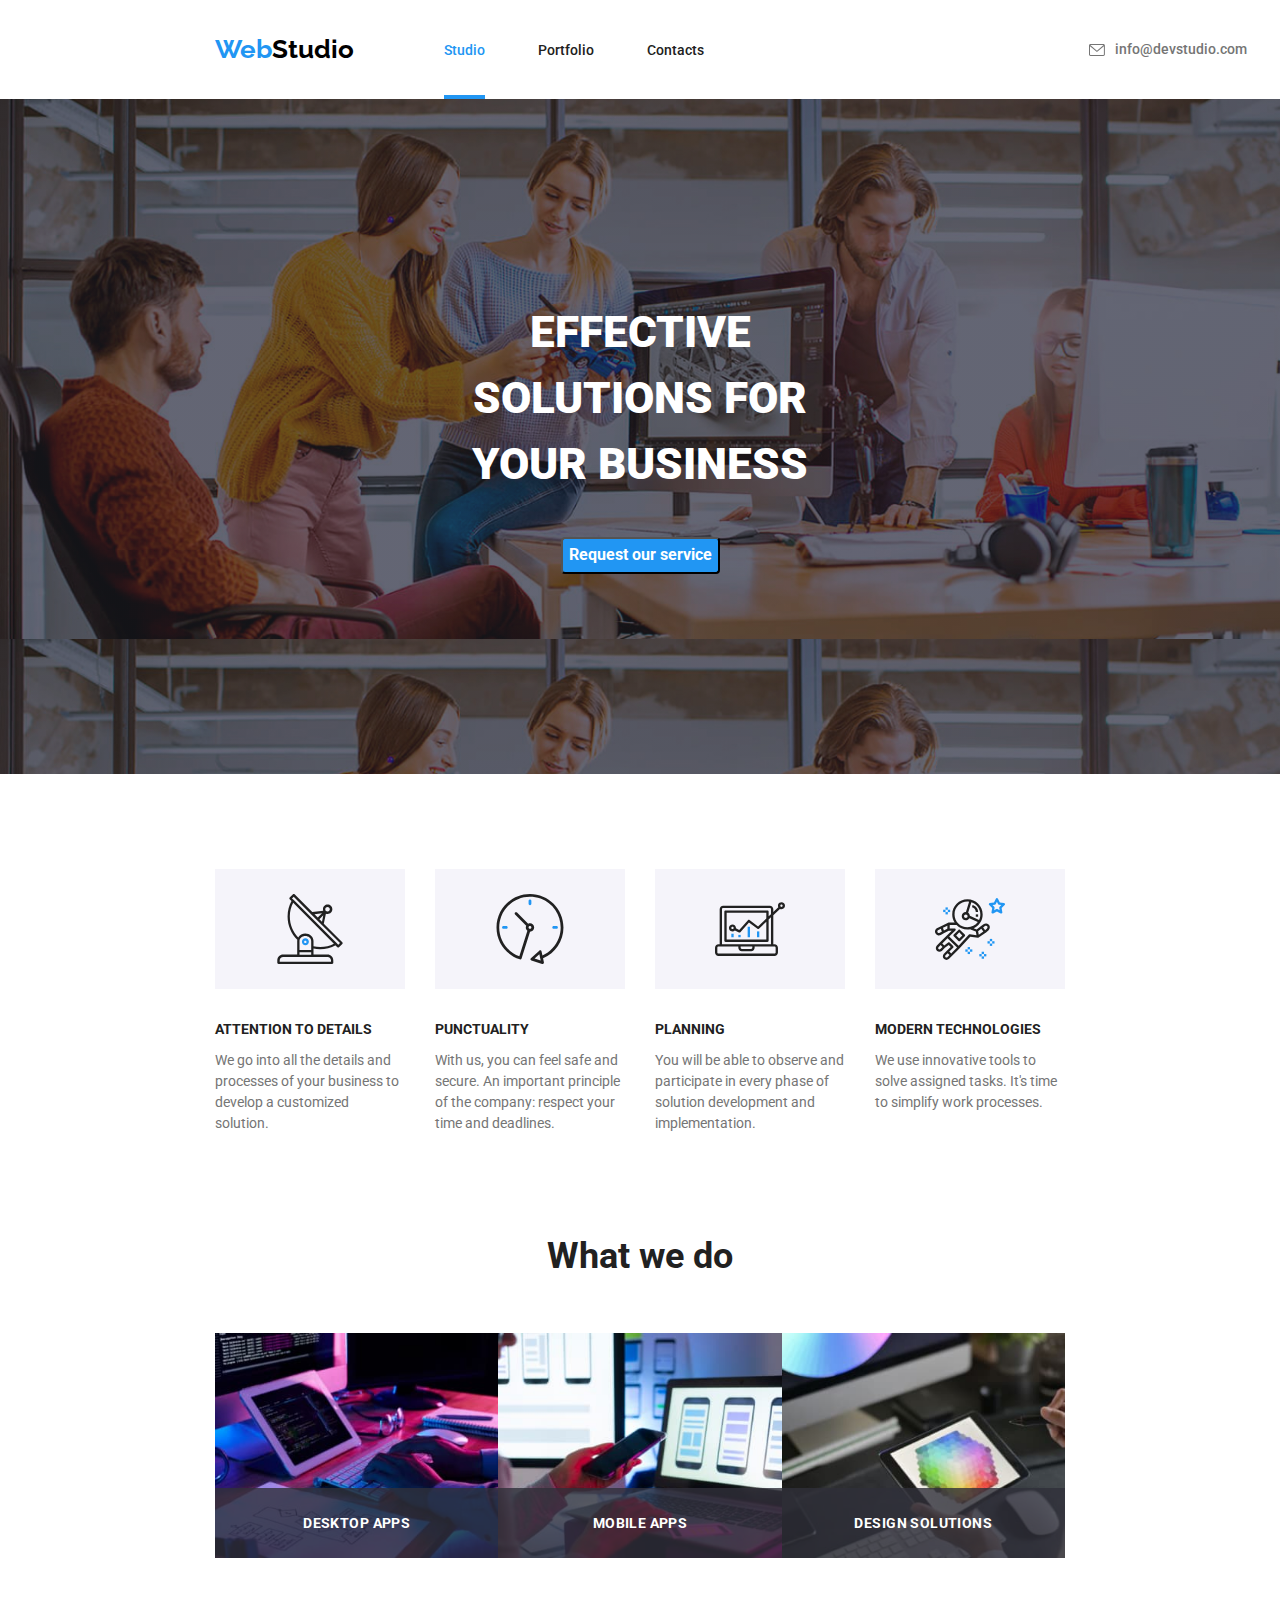
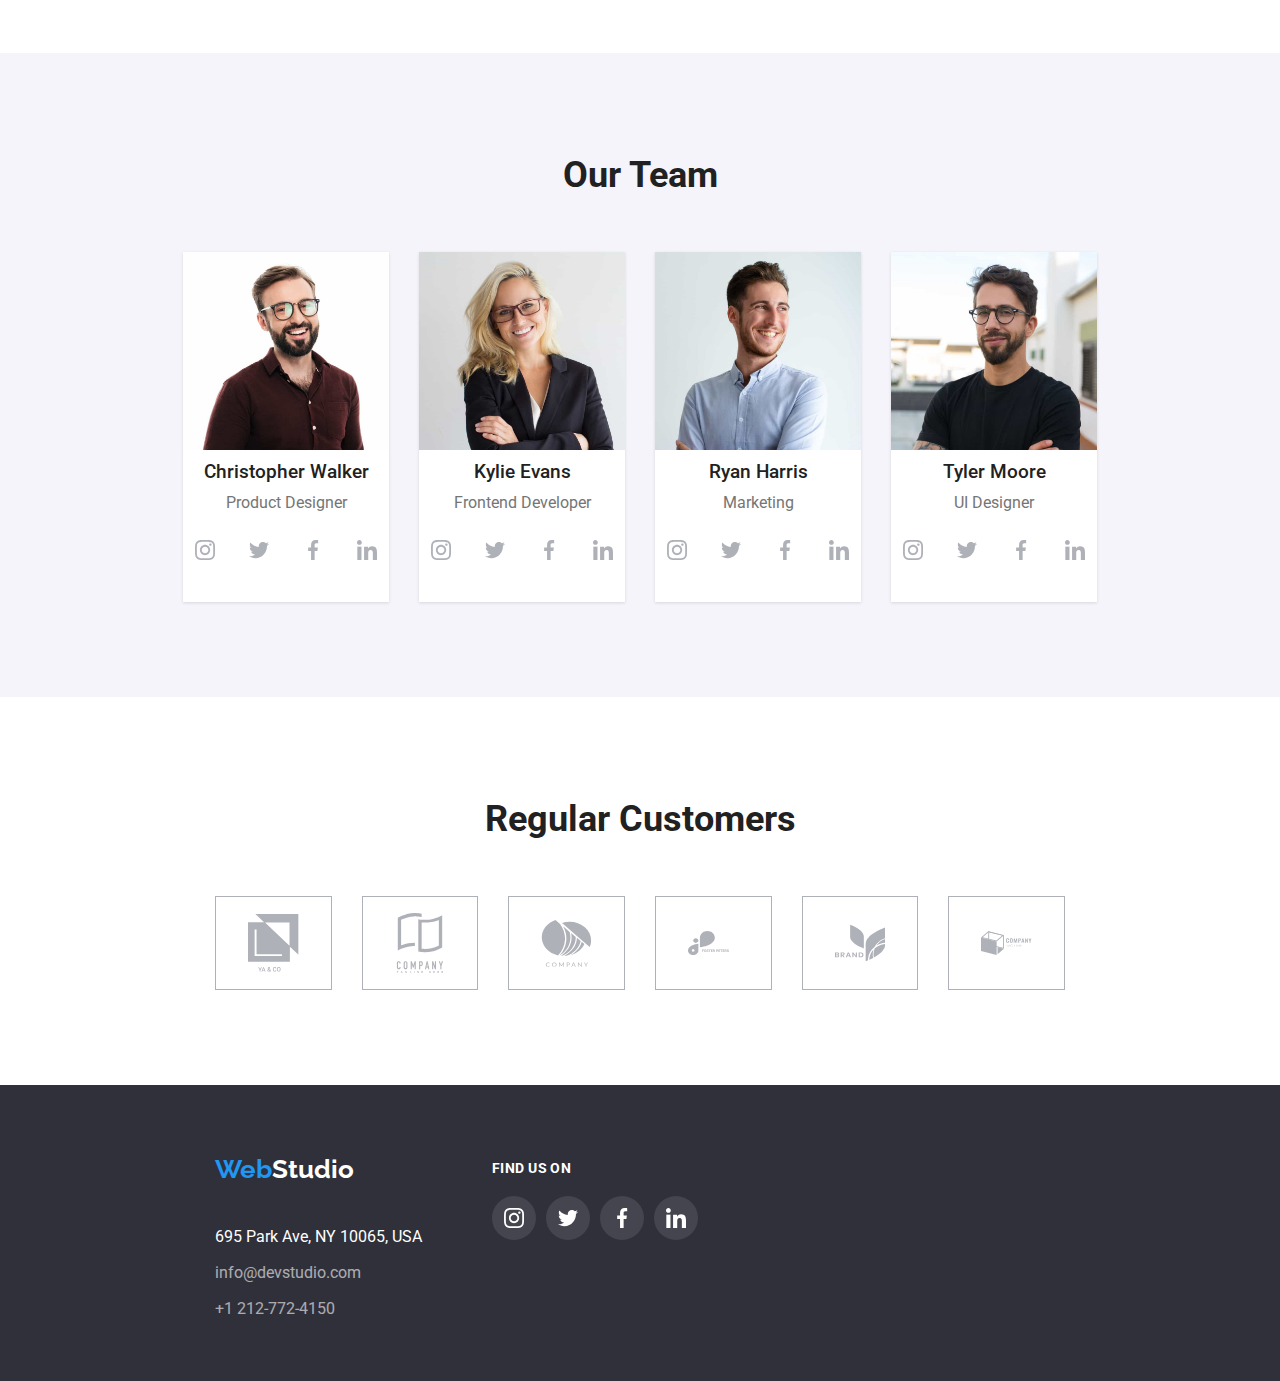
<file: index.html>
<!DOCTYPE html>
<html lang="en">
<head>
  <meta charset="UTF-8">
  <meta name="viewport" content="width=device-width, initial-scale=1.0">
  <title>Web Studio</title>
  <link rel="preconnect" href="https://fonts.googleapis.com">
  <link rel="preconnect" href="https://fonts.gstatic.com" crossorigin>
  <link href="https://fonts.googleapis.com/css2?family=Raleway:wght@700&family=Roboto:wght@400;500;700;900&display=swap" rel="stylesheet">
  <link rel="stylesheet" href="https://cdnjs.cloudflare.com/ajax/libs/modern-normalize/1.0.0/modern-normalize.min.css">
  <link rel="stylesheet" href="css/reset.css" />
  <link rel="stylesheet" href="css/styles.css">
</head>
<body>

  <header class="global-header">
    <div class="nav-container">
    <a href="index.html" class="logo"><span class="blue-title">Web</span><span class="black-title">Studio</span></a>
    <nav class="main-navigation">
      <ul>
        <li><a href="index.html" class="navigation current">Studio</a></li>
        <li><a href="portfolio.html" class="navigation">Portfolio</a></li>
        <li><a href="contacts.html" class="navigation">Contacts</a></li>
      </ul>
    </nav>
    <div class="contact-container">
    <ul>
      <li>
        <div class="mail-link">
        <a href="mailto:info@devstudio.com" class="address"><svg width="16px" height="12px">
          <use
            href="./icons.svg#icon-mail">
        </svg>
        info@devstudio.com</a></div></li>
      <li>
        <div class="mail-link">
        <a href="tel:+1212-772-4150" class="address"><svg width="10px" height="16px">
          <use
            href="./icons.svg#icon-smartphone">
        </svg>
    +1 212-772-4150</a></div></li>
    </ul>
    </div>
    </div>
  </header>

  <main>
    <div class="main-effective-sol">
    <h1 class="main-title">EFFECTIVE SOLUTIONS FOR<br> YOUR BUSINESS</h1>
    <button data-modal-open type="button" class="request-button">Request our service</button>
    </div>
    
    <div class="main-description">
      <ul class="main-list">
        <li class="description-list">
          <div class="advantages-icon"><svg width="70px" height="70px">
            <use href="./icons.svg#icon-antenna">
          </svg></div>
          <h4 class="h4-roboto">ATTENTION TO DETAILS</h4>
          <p class="paragraph-roboto">We go into all the details and processes of your business to develop a customized solution.</p>
        </li>
        <li class="description-list">
          <div class="advantages-icon"><svg width="70px" height="70px">
            <use href="./icons.svg#icon-clock">
          </svg></div>
          <h4 class="h4-roboto">PUNCTUALITY</h4>
          <p class="paragraph-roboto">With us, you can feel safe and secure. An important principle of the company: respect your time and deadlines.</p>
        </li>
        <li class="description-list">
          <div class="advantages-icon"><svg width="70px" height="70px">
            <use href="./icons.svg#icon-diagram">
          </svg></div>
          <h4 class="h4-roboto">PLANNING</h4>
          <p class="paragraph-roboto">You will be able to observe and participate in every phase of solution development and implementation.</p>
        </li>
        <li class="description-list">
          <div class="advantages-icon"><svg width="70px" height="70px">
            <use href="./icons.svg#icon-astronaut">
          </svg></div>
          <h4 class="h4-roboto">MODERN TECHNOLOGIES</h4>
          <p class="paragraph-roboto">We use innovative tools to solve assigned tasks. It's time to simplify work processes.</p>
        </li>
      </ul>
    </div>

    <section class="section services-section">
      <h2 class="h2-title">What we do</h2>
      <div class="services-list">
      <ul>
        <li><img src="./images/writing-on-keyboard.jpg" alt="Writing cod" width="370">
          <div class="service-name">DESKTOP APPS</div></li>
        <li><img src="./images/looking-at-phone.jpg" alt="Looking at phone" width="370">
          <div class="service-name">MOBILE APPS</div></li>
        <li><img src="./images/design-tablet.jpg" alt="Design tablet" width="370">
          <div class="service-name">DESIGN SOLUTIONS</div></li>
      </ul>
      </div>
    </section>

    <section class="section our-team-section">
      <h2 class="h2-title">Our Team</h2>
      <div class="staff">
      <ul>
        <li>
          <img src="./images/Christopher-Walker.jpg" alt="Christopher Walker" width="270">
          <h3 class="staff-names">Christopher Walker</h3>
          <p class="job-name">Product Designer</p>
          <ul class="staff-social-media">
            <li><a class="staff-link-social"><svg class="social-media-icon"><use href="./icons.svg#icon-instagram"></svg></a></li>
            <li><a class="staff-link-social"><svg class="social-media-icon"><use href="./icons.svg#icon-twitter"></svg></a></li>
            <li><a class="staff-link-social"><svg class="social-media-icon"><use href="./icons.svg#icon-facebook"></svg></a></li>
            <li><a class="staff-link-social"><svg class="social-media-icon"><use href="./icons.svg#icon-linkedin"></svg></a></li>
          </ul>
        </li>
        <li>
          <img src="./images/Kylie-Evans.jpg" alt="Kylie Evans" width="270">
          <h3 class="staff-names">Kylie Evans</h3>
          <p class="job-name">Frontend Developer</p>
          <ul class="staff-social-media">
            <li><svg class="social-media-icon"><use href="./icons.svg#icon-instagram"></svg></li>
            <li><svg class="social-media-icon"><use href="./icons.svg#icon-twitter"></svg></li>
            <li><svg class="social-media-icon"><use href="./icons.svg#icon-facebook"></svg></li>
            <li><svg class="social-media-icon"><use href="./icons.svg#icon-linkedin"></svg></li>
          </ul>
        </li>
        <li>
          <img src="./images/Ryan-Harris.jpg" alt="Ryan Harris" width="270">
          <h3 class="staff-names">Ryan Harris</h3>
          <p class="job-name">Marketing</p>
          <ul class="staff-social-media">
            <li><svg class="social-media-icon"><use href="./icons.svg#icon-instagram"></svg></li>
            <li><svg class="social-media-icon"><use href="./icons.svg#icon-twitter"></svg></li>
            <li><svg class="social-media-icon"><use href="./icons.svg#icon-facebook"></svg></li>
            <li><svg class="social-media-icon"><use href="./icons.svg#icon-linkedin"></svg></li>
          </ul>
        </li>
        <li>
          <img src="./images/Tyler-Moore.jpg" alt="Tyler Moore" width="270">
          <h3 class="staff-names">Tyler Moore</h3>
          <p class="job-name">UI Designer</p>
          <ul class="staff-social-media">
            <li><svg class="social-media-icon"><use href="./icons.svg#icon-instagram"></svg></li>
            <li><svg class="social-media-icon"><use href="./icons.svg#icon-twitter"></svg></li>
            <li><svg class="social-media-icon"><use href="./icons.svg#icon-facebook"></svg></li>
            <li><svg class="social-media-icon"><use href="./icons.svg#icon-linkedin"></svg></li>
          </ul>
        </li>
      </ul></div>
    </section>

    <section class="section customers-section">
      <h2 class="h2-title">Regular Customers</h2>
      <div class="regular-customers">
      <ul>
        <li>
          <svg width="106px" height="60px" class="regular-customer-icon"><use href="./icons.svg#icon-client1"></svg>
        </li>
        <li>
          <svg width="106px" height="60px" class="regular-customer-icon"><use href="./icons.svg#icon-client2"></svg>
        </li>
        <li>
          <svg width="106px" height="60px" class="regular-customer-icon"><use href="./icons.svg#icon-client3"></svg>
        </li>
        <li>
          <svg width="106px" height="60px" class="regular-customer-icon"><use href="./icons.svg#icon-client4"></svg>
        </li>
        <li>
          <svg width="106px" height="60px" class="regular-customer-icon"><use href="./icons.svg#icon-client5"></svg>
        </li>
        <li>
          <svg width="106px" height="60px" class="regular-customer-icon"><use href="./icons.svg#icon-client6"></svg>
        </li>
      </ul>
    </div>
    </section>
  </main>

  <footer>
    <div class="footer-contacts">
    <div class="footer-logo">
    <a href="index.html"><span class="blue-title">Web</span><span class="white-title">Studio</span></a></div>
    <div class="footer-links">
    <address>
      <ul>
        <li><p class="office-address">695 Park Ave, NY 10065, USA</p></li>
        <li><a href="mailto:info@devstudio.com" class="footer-address">info@devstudio.com</a></li>
        <li><a href="tel:+1212-772-4150" class="footer-address">+1 212-772-4150</a></li>
      </ul>
    </address>
    </div>
    </div>
    <div class="footer-social-icons">
      <p>FIND US ON</p>
      <ul class="footer-social-media">
        <li><svg class="social-media-footer"><use href="./icons.svg#icon-instagram"></svg></li>
        <li><svg class="social-media-footer"><use href="./icons.svg#icon-twitter"></svg></li>
        <li><svg class="social-media-footer"><use href="./icons.svg#icon-facebook"></svg></li>
        <li><svg class="social-media-footer"><use href="./icons.svg#icon-linkedin"></svg></li>
      </ul>
    </div>
  </footer>
  <!-- Request Service Modal -->
  <div class="modal is-hidden" data-modal>
    <div class="modal-content">
      <button class="close-btn" data-modal-close>&times;</button>
    </div>
  </div>
  <script src="./js/modal.js"></script>
</body>
</html>
</file>
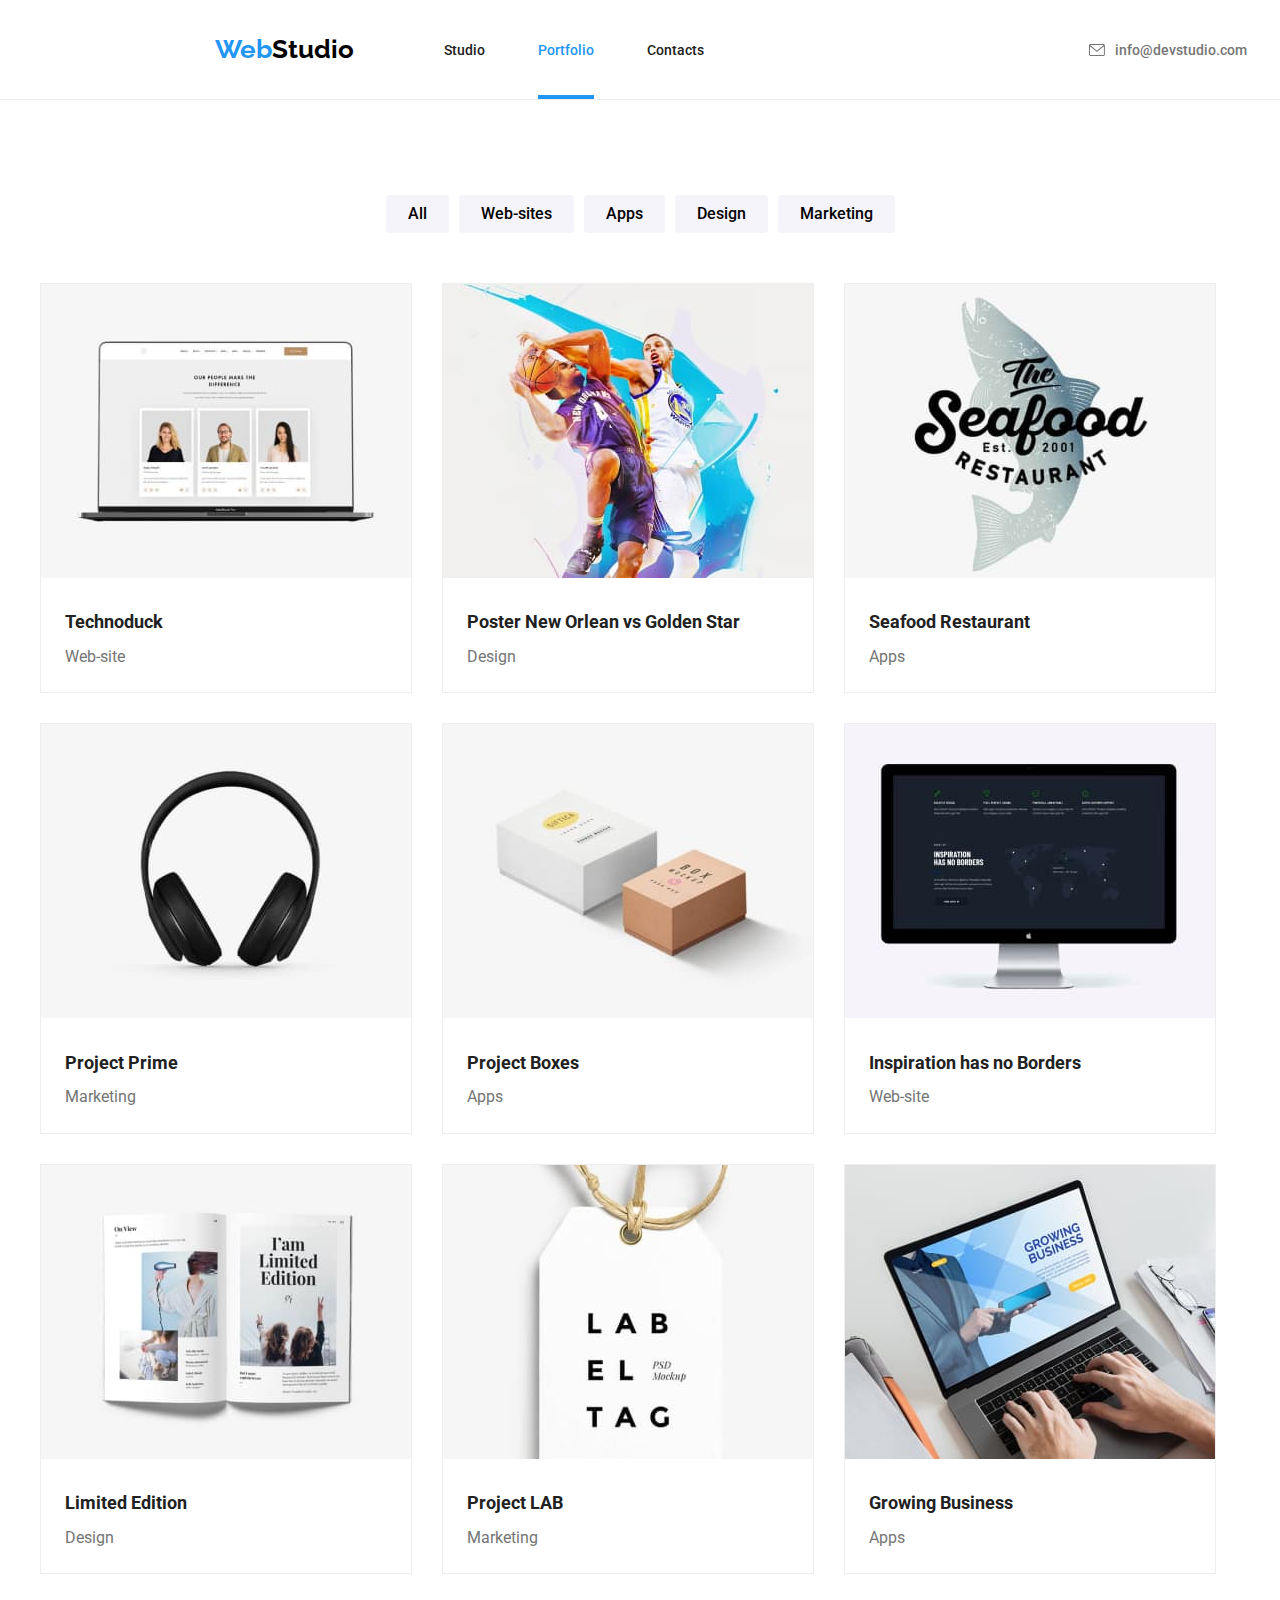
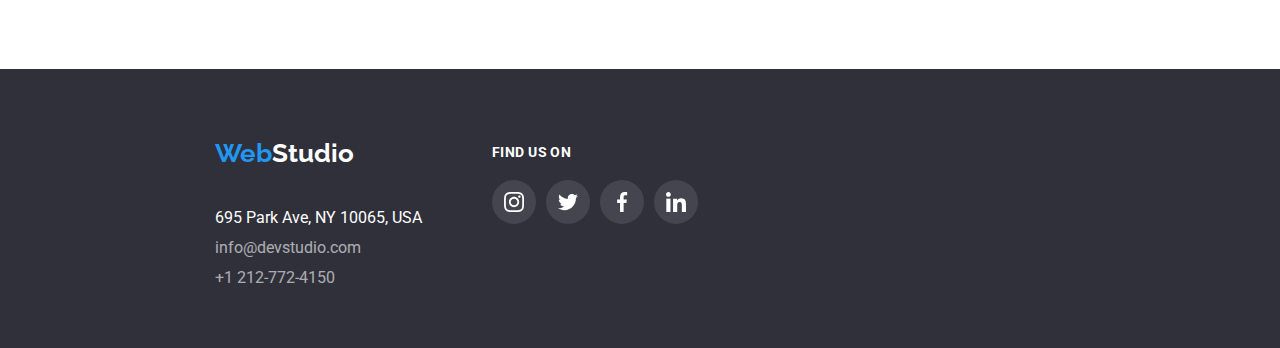
<file: portfolio.html>
<!DOCTYPE html>
<html lang="en">
<head>
  <meta charset="UTF-8">
  <meta name="viewport" content="width=device-width, initial-scale=1.0">
  <title>Portfolio</title>
  <link rel="preconnect" href="https://fonts.googleapis.com">
  <link rel="preconnect" href="https://fonts.gstatic.com" crossorigin>
  <link href="https://fonts.googleapis.com/css2?family=Raleway:wght@700&family=Roboto:wght@400;500;700;900&display=swap" rel="stylesheet">
  <link rel="stylesheet" href="https://cdnjs.cloudflare.com/ajax/libs/modern-normalize/1.0.0/modern-normalize.min.css">
  <link rel="stylesheet" href="./css/styles.css">
</head>
<body>
  <header class="global-header global-header-portfolio">
    <div class="nav-container">
    <a href="index.html" class="logo"><span class="blue-title">Web</span><span class="black-title">Studio</span></a>
    <nav class="main-navigation">
      <ul>
        <li><a href="index.html" class="navigation">Studio</a></li>
        <li><a href="portfolio.html" class="navigation current">Portfolio</a></li>
        <li><a href="contacts.html" class="navigation">Contacts</a></li>
      </ul>
    </nav>
    <div class="contact-container">
      <ul>
        <li>
          <div class="mail-link">
          <a href="mailto:info@devstudio.com" class="address"><svg width="16px" height="12px">
            <use
              href="./icons.svg#icon-mail">
          </svg>
          info@devstudio.com</a></div></li>
        <li>
          <div class="mail-link">
          <a href="tel:+1212-772-4150" class="address"><svg width="10px" height="16px">
            <use
              href="./icons.svg#icon-smartphone">
          </svg>
      +1 212-772-4150</a></div></li>
      </ul>
    </div>
    </div>
  </header>
  
  <main class="main-portfolio">
    <ul class="portfolio-buttons">
      <li><button type="button" class="category-button">All</button></li>
      <li><button type="button" class="category-button">Web-sites</button></li>
      <li><button type="button" class="category-button">Apps</button></li>
      <li><button type="button" class="category-button">Design</button></li>
      <li><button type="button" class="category-button">Marketing</button></li>
    </ul>

    <div class="projects-container">
      <ul class="project-list">
        <li class="project-item">
          <div class="project-overlay"><img src="./images/technoduck.jpg" alt="Laptop" width="370">
          <div class="project-description">Technoduck is a state-of-the-art coronavirus distribution platform. Companies use this platform for digital espionage and attacks on 
            competitors' secure servers.</div>
          </div>
          <div class="project-details">
          <h3 class="project-title">Technoduck</h3>
          <p class="project-type">Web-site</p>
        </div>
        
        </li>
        <li class="project-item">
          <div class="project-overlay"><img src="./images/poster.jpg" alt="New Orlean vs Golden Star" width="370"><div class="project-description"></div>
          </div>
          <div class="project-details">
          <h3 class="project-title">Poster New Orlean vs Golden Star</h3>
          <p class="project-type">Design</p> 
          </div>
        </li>
        <li class="project-item">
          <div class="project-overlay"><img src="./images/restaurant.jpg" alt="Restaurant" width="370"><div class="project-description"></div>
          </div>
          <div class="project-details">
          <h3 class="project-title">Seafood Restaurant</h3>
          <p class="project-type">Apps</p> </div>
        </li>
        <li class="project-item">
          <div class="project-overlay"><img src="./images/headphones.jpg" alt="Headphones" width="370"><div class="project-description"></div>
          </div>
          <div class="project-details">
          <h3 class="project-title">Project Prime</h3>
          <p class="project-type">Marketing</p> </div>
        </li>
        <li class="project-item">
          <div class="project-overlay"><img src="./images/boxes.jpg" alt="Boxes" width="370"><div class="project-description"></div>
          </div>
          <div class="project-details">
          <h3 class="project-title">Project Boxes</h3>
          <p class="project-type">Apps</p> </div>
        </li>
        <li class="project-item">
          <div class="project-overlay"><img src="./images/monitor.jpg" alt="Monitor" width="370"><div class="project-description"></div>
          </div>
          <div class="project-details">
          <h3 class="project-title">Inspiration has no Borders</h3>
          <p class="project-type">Web-site</p> </div>
        </li>
        <li class="project-item">
          <div class="project-overlay"><img src="./images/book.jpg" alt="Book" width="370"><div class="project-description"></div>
          </div>
          <div class="project-details">
          <h3 class="project-title">Limited Edition</h3>
          <p class="project-type">Design</p> </div>
        </li>
        <li class="project-item">
          <div class="project-overlay"><img src="./images/label.jpg" alt="Label Lab" width="370"><div class="project-description"></div>
          </div>
          <div class="project-details">
          <h3 class="project-title">Project LAB</h3>
          <p class="project-type">Marketing</p> </div>
        </li>
        <li class="project-item">
          <div class="project-overlay"><img src="./images/writing-on-Laptop.jpg" alt="Writing on Laptop" width="370"><div class="project-description"></div>
          </div>
          <div class="project-details">
          <h3 class="project-title">Growing Business</h3>
          <p class="project-type">Apps</p> </div>
        </li>
      </ul>
    </div>
  </main>

  <footer>
    <div class="footer-contacts">
    <div class="footer-logo">
    <a href="index.html"><span class="blue-title">Web</span><span class="white-title">Studio</span></a></div>
    <div class="footer-links">
    <address>
      <ul>
        <li><p class="office-address">695 Park Ave, NY 10065, USA</p></li>
        <li><a href="mailto:info@devstudio.com" class="footer-address">info@devstudio.com</a></li>
        <li><a href="tel:+1212-772-4150" class="footer-address">+1 212-772-4150</a></li>
      </ul>
    </address>
    </div>
    </div>
    <div class="footer-social-icons">
      <p>FIND US ON</p>
      <ul class="footer-social-media">
        <li><svg class="social-media-footer"><use href="./icons.svg#icon-instagram"></svg></li>
        <li><svg class="social-media-footer"><use href="./icons.svg#icon-twitter"></svg></li>
        <li><svg class="social-media-footer"><use href="./icons.svg#icon-facebook"></svg></li>
        <li><svg class="social-media-footer"><use href="./icons.svg#icon-linkedin"></svg></li>
      </ul>
    </div>
  </footer>
</body>
</html>
</file>
<file: css/styles.css>
:root {
  --active-link: #2196F3;
  --full-black: #000000;
  --body-color: #212121;
  --white: #ffffff;
  --address-color: #757575;
  --background: #2F303A;
  --hover-button: #188CE8;
  --team-section: #F5F4FA;
  --transition: 250ms cubic-bezier(0.4, 0, 0.2, 1);
}

h1, h2, h3, h4, h5, h6 {
  margin: 0;
  padding: 0;
  font-weight: normal;
}

p {
  margin: 0;
  padding: 0;
}

ul {
  list-style: none;
  margin: 0;
  padding: 0;
}

.section {
  padding: 95px 215px;
}

.navigation:hover,
.navigation:focus, 
.navigation:active,  
.address:hover,
.address:focus,
.address:active {
  color: var(--active-link);
}


body {
  font-family: Roboto, Raleway, sans-serif;
  color: var(--body-color);
  font-weight: 400;
  font-size:16px;
  margin:0 ;
  min-width: 100%;
}

a {
  text-decoration: none;
}

ul {
  list-style: none;
}


/* Header styling */
.blue-title {
  color: var(--active-link);
  font-family: raleway, sans-serif;
  font-weight: 700;
  font-size: 26px;
  line-height: 1.9;
}

.black-title {
  color: var(--full-black);
  font-family: raleway, sans-serif;
  font-weight: 700;
  font-size: 26px;
  line-height: 1.9;
}

.white-title {
  color: var(--white);
  font-family: raleway, sans-serif;
  font-weight: 700;
  font-size: 26px;
  line-height: 1.9;
}

.navigation {
  font-weight: 500;
  font-size: 14px;
  color: var(--body-color);
}

.current {
  color: var(--active-link);
  padding-bottom: 37px;
  border-bottom: 4px solid var(--active-link);
}

.nav-container {
  display: flex;
  padding: 25px 215px;
  align-items: center;
  justify-content: space-between;
  margin:0;
}

.contact-container {
  display:flex;
  width: 340px;
  justify-content: space-between;
  align-items: center;
}

.contact-container ul {
  list-style: none;
  padding: 0;
  display: flex;
  justify-content: space-between;
}
  
.contact-container li {
  display: flex;
  justify-content: space-between;
  align-items: center;
  margin-right: 40px;
}

.contact-container ul li:last-child {
  margin-right: 0;
}

.global-header .main-navigation ul {
  display: flex;
  width: 260px;
  justify-content: space-between;
  list-style-type: none;
  margin-left: 90px;
  margin-right: 385px;
}

.global-header{
  display: flex;
  width: 290px;
  justify-content: space-between;
  list-style-type: none;
}

.address {
  color: var(--address-color);
  font-weight: 500;
  font-size: 14px;
  display: flex;
  align-items: center;
}

.header-icons {
  width: 16px;
  height: 12px;
}

.mail-link {
  display: flex;
  justify-content: space-between;
  align-items: center;
  column-gap: 10px;
}

.mail-link:hover, .mail-link:focus {
  color: var(--active-link);
  stroke: var(--active-link);
}

.address svg {
  margin-right: 10px;
}

/* Main section styling */
.main-effective-sol {
  background-color: var(--background);
  background-image: linear-gradient(rgba(47, 48, 58, 0.4), rgba(47, 48, 58, 0.4)), url(../images/background-for-title.jpg);
  text-align: center;
  background-size: 1440px;
}

.main-title {
  padding: 200px 452px 40px 452px;
}


h1 {
  color: var(--white);
  font-weight: 900;
  text-align: center;
  line-height: 1.5;
  font-size: 44px;
}

.request-button {
  color: var(--white);
  font-family: roboto, sans-serif;
  font-weight: 700;
  background-color: var(--active-link);
  cursor:pointer;
  line-height: 1.9;
  display: inline-block;
  margin-bottom: 200px;
  border-radius: 4px;
  transition: background-color var(--transition);
}

.request-button:hover,
.request-button:focus {
  background-color: var(--hover-button);
}

.h4-roboto {
  font-weight: 700;
  font-size: 14px;
}

.h2-title {
  font-weight: 700;
  text-align: center;
  font-size: 36px;
  padding-bottom: 50px;
}


/* Description list styling */
.main-description {
  padding:95px 215px 0 215px;
}

.main-description ul {
  display: flex; 
  justify-content: center;
}

.description-list {
  width: 270px;
}

.description-list:not(:last-child) {
  margin-right: 30px;
}

.h4-roboto {
  margin-bottom: 10px;
}

.paragraph-roboto {
  color: var(--address-color);
  font-size: 14px;
  line-height: 1.5;
  text-align: start;
}

.advantages-icon {
  display: flex;
  align-items: center;
  justify-content: center;
  box-sizing: border-box;
  background-color: #F5F4FA;
  padding: 25px 5px;
  margin-bottom: 30px;
}
 

/* Services section styling */
.services-section {
  text-align: center; 
}

.services-list ul {
  display: flex; 
  justify-content: space-between; 
  width: 1170px;
}

.services-list li {
  display: flex; 
  justify-content: space-between; 
  position: relative;
}

.services-list li::not(:last-child) {
  margin-right:15px;
}

.services-list img {
  width: 100%; 
}

.services-list {
  display: flex;
  justify-content: center;
}

.service-name {
  position: absolute;
  bottom:0;
  width: 100%;
  height: 70px;
  display: flex;
  justify-content: center;
  align-items:center;
  color:var(--white);
  font-family: Roboto;
  font-size: 14px;
  font-weight: 700;
  line-height: 16px;
  letter-spacing: 0.03em;
  text-align: center;
  background-color: rgba(47, 48, 58, 0.8);  ;
  z-index:1;
}



/* Our team styling */
.our-team-section {
  background-color: var(--team-section);
  text-align: center; 
}

.staff {
  display: flex; 
  justify-content: center;
  
}


.staff>ul {
  display: flex; 
  justify-content: space-between; 
  margin: 0 -15px;
}


.staff>ul>li {
  max-width: 270px;
  margin: 0 15px; 
  text-align: center;
  background-color: #FFFFFF; 
  box-shadow: 0px 2px 1px 0px #00000033;
  box-shadow: 0px 1px 1px 0px #00000024; 
  box-shadow: 0px 1px 3px 0px #0000001F;  
}

.staff img {
  max-width: 100%; 
}


.staff-names {
  font-size: 1.2em;
  margin: 10px 0;
}

.staff-names {
  font-weight: 500;
  line-height: 1.2;
  text-align: center;
}

.job-name {
  line-height: 1.2;
  text-align: center;
  color: var(--address-color);
}

.social-media-icon {
  width: 20px;
  height: 20px;
  margin: 0;

}

.staff-social-media li:hover {
  fill: #fff;
  background-color: #188CE8;
}

.staff-social-media{
  display: flex;
  justify-content: center;
  align-items: center;
}

.staff-social-media ul{
  display: flex;
  justify-content: space-between;
  align-items: center;
}

.staff-social-media li {
  min-width: 44px;
  height: 44px;
  margin-top:16px;
  margin-bottom: 30px;
  background-color: var(--white); 
  display: flex;
  align-items: center;
  justify-content: center;
  border-radius: 50%;
  fill:#afb1b8;
}

.staff-social-media li:not(:last-child) {
  margin-right: 10px;
}


/* Regular customers styling */
.regular-customers {
  display: flex;
  justify-content: center;
}

.customers-section ul{
  display: flex;
  justify-content: space-between;
  align-items: center;
  max-width: 1170px;
}

.customers-section li{
  display: flex;
  justify-content: space-between;
  align-items: center;
  padding: 16px 32px;
  border: 1px solid rgba(175, 177, 184, 1);
  fill:#afb1b8;
  max-width: 170px;
}

.customers-section li:not(:last-child) {
  margin-right: 30px;
}

.customers-section li:hover {
  fill: var(--active-link);
  border-color: var(--active-link);
}



/* Footer styling */
.office-address {
  color: var(--white);
  font-style: normal;
}

.footer-address {
  font-style: normal;
  color: var(--white);
  opacity: 60%;
}

.footer-address:hover,
.footer-address:focus {
  color: var(--active-link)
}

footer {
  display: flex;
  background-color: var(--background);
}


.global-header-portfolio .nav-container {
  border-bottom: 1px solid;
  border-color: #ECECEC;
}


.footer-logo {
  padding: 60px 0 30px 215px;
}

.footer-links {
  padding: 0 0 60px 215px;
  width: 10%;
  display: flex;
  justify-content: space-between;
  white-space: nowrap;
}

.footer-links ul li:not(:last-child) {
  margin-bottom: 12px;
}

.footer-social-icons {
  display: flex;
  flex-direction: column;
  padding: 75px 0 95px 70px;
}

.footer-social-icons p {
  font-family: Roboto;
  font-size: 14px;
  font-weight: 700;
  line-height: 16px;
  letter-spacing: 0.03em;
  text-align: left;
  color: #FFFFFF;
}

.footer-social-icons ul {
  display: flex;
}

.social-media-footer {
  width: 20px;
  height: 20px;
  margin: 0;
}


.footer-social-media li {
  width: 44px;
  height: 44px;
  margin-top: 20px;
  margin-right:10px;
  background-color:  rgba(255, 255, 255, 0.1);
  display: flex;
  align-items: center;
  justify-content: center;
  border-radius: 50%;
  fill:var(--white);
}

.footer-social-media li:hover {
  background-color: var(--active-link);
  fill:var(--white);
}



/*Main section portfolio stylization*/
.category-button {
  font-family: roboto, sans-serif;
  font-weight: 500;
  background-color: var(--team-section);
  cursor:pointer;
  line-height: 1.6;
  border: none;
  margin: 0 5px;
  padding: 6px 22px;
  border-radius: 4px;
}

.category-button:focus,
.category-button:active,
.category-button:hover {
  background-color: var(--active-link);
  color:var(--white);
  box-shadow: 0px 2px 2px 0px #0000001F;
  box-shadow: 0px 1px 2px 0px #00000014;
  box-shadow: 0px 3px 1px 0px #0000001A;
}

.main-portfolio {
  margin: 95px auto;
  min-width: 1200px;
}

.portfolio-buttons {
  justify-content: center;
  display: flex;
  padding-bottom: 50px;
}

.projects-container {
  width: 1200px;
  margin-left: auto;
  margin-right: auto;
}

.project-list {
  display: flex;
  flex-wrap: wrap;
  gap: 30px;
}

.project-item {
  flex-basis: calc((100% - 90px) / 3);
  border: 1px solid;
  border-color: #EEEEEE;
  cursor: pointer;
}

.project-title {
  font-weight: 700;
  line-height: 2.2;
  font-size:18px
}

.project-type {
  line-height: 1.9;
  color: var(--address-color);
}

.project-details {
  padding: 20px 24px;
}

.project-item:hover {
  box-shadow: 1px 4px 6px 0px rgba(0, 0, 0, 0.16);
  box-shadow: 0px 4px 4px 0px rgba(0, 0, 0, 0.06);
  box-shadow: 0px 1px 1px 0px rgba(0, 0, 0, 0.12);
  border: 1px solid rgba(238, 238, 238, 1)
}

.project-overlay {
  position:relative;
  overflow: hidden;
}


.project-description {
  color:var(--white);
  font-family: Roboto;
  font-size: 18px;
  font-weight: 400;
  line-height: 28px;
  letter-spacing: 0.03em;
  text-align: left;
  padding: 63px 24px 91px 24px;
  position: absolute;
  top: 0;
  left: 0;
  width: 100%;
  height: 100%;
  transform: translatey(100%);
  transition: transform 250ms ease-in-out;
}

.project-item:hover .project-description {
  transform: translatey(0);
  background-color: rgba(33, 150, 243, 0.9);
}

/* Modal */
.modal {
  position: fixed;
  width: 100vw;
  height: 100vh;
  top: 0;
  left: 0;
  display: flex;
  justify-content: center;
  align-items: center;
  background: rgba(0, 0, 0, 0.2);
}

.modal-content {
  background-color: #fff;
  padding: 20px;
  width: 528px;
  height: 581px;
  position: relative;
}

.is-hidden {
  visibility: hidden;
}

.close-btn {
  border: 1px solid rgba(0, 0, 0, 0.1);
  border-radius: 50%;
  color: rgba(0, 0, 0, 1);
  background-color: #fff;
  cursor: pointer;
  position: absolute;
  top: 8px;
  right: 8px;
}
</file>
